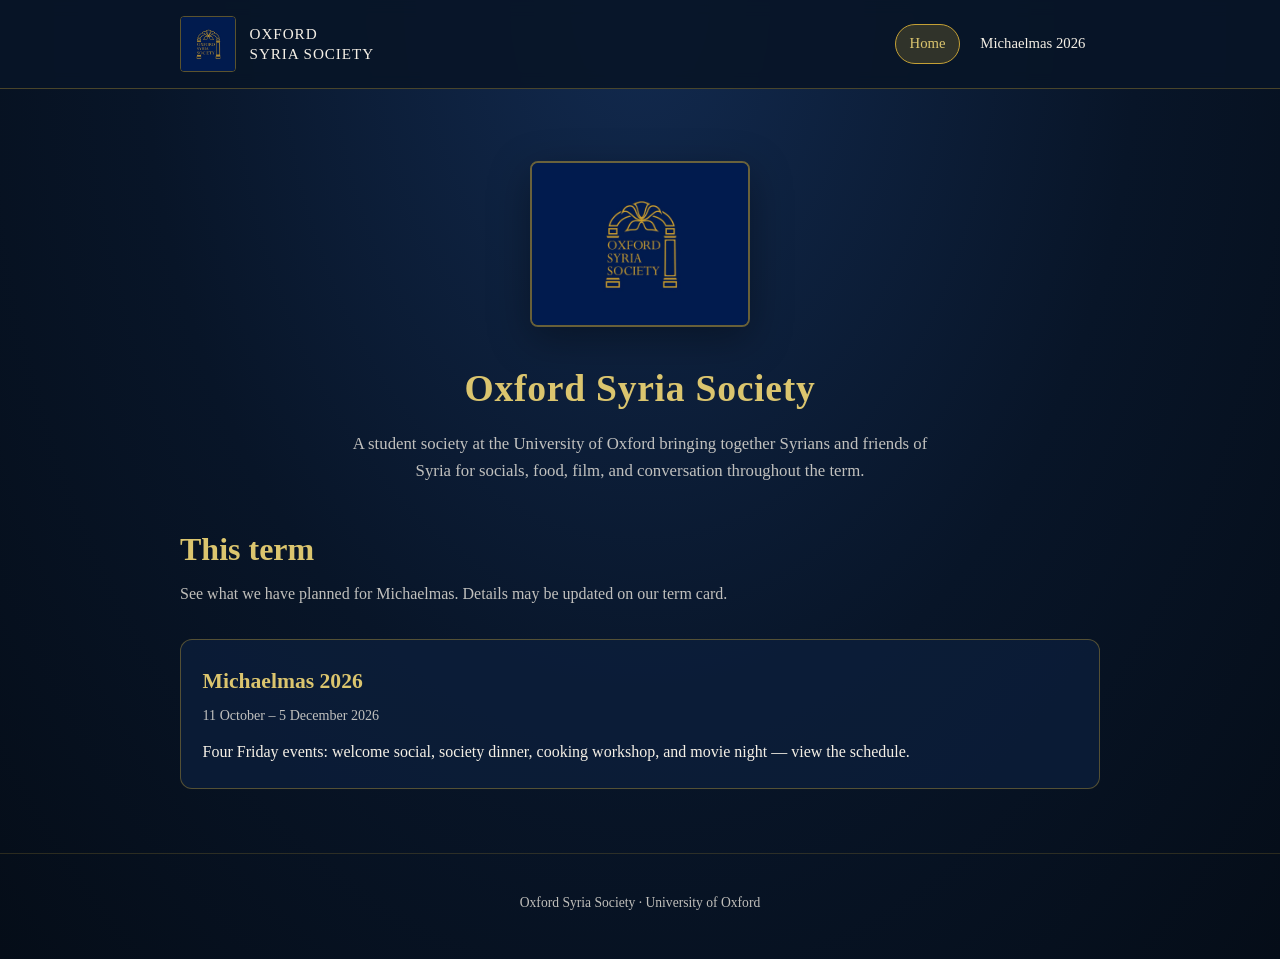
<file: index.html>
<!DOCTYPE html>
<html lang="en">
  <head>
    <meta charset="UTF-8" />
    <meta name="viewport" content="width=device-width, initial-scale=1.0" />
    <title>Oxford Syria Society</title>
    <meta
      name="description"
      content="Oxford Syria Society — community, culture, and events for students at the University of Oxford."
    />
    <link rel="stylesheet" href="styles.css" />
  </head>
  <body>
    <header class="site-header">
      <div class="header-inner">
        <a class="brand" href="index.html">
          <img src="images/logo.jpg" alt="Oxford Syria Society logo" width="56" height="56" />
          <span class="brand-text">Oxford<br />Syria Society</span>
        </a>
        <nav aria-label="Main">
          <a class="active" href="index.html">Home</a>
          <a href="michaelmas-2026.html">Michaelmas 2026</a>
        </nav>
      </div>
    </header>

    <main>
      <section class="hero">
        <img class="hero-logo" src="images/logo.jpg" alt="Oxford Syria Society" />
        <h1>Oxford Syria Society</h1>
        <p>
          A student society at the University of Oxford bringing together Syrians and friends of Syria
          for socials, food, film, and conversation throughout the term.
        </p>
      </section>

      <section aria-labelledby="terms-heading">
        <h2 id="terms-heading" class="page-title">This term</h2>
        <p class="page-intro">See what we have planned for Michaelmas. Details may be updated on our term card.</p>
        <div class="card-grid">
          <a class="term-card" href="michaelmas-2026.html" style="text-decoration: none; color: inherit">
            <h2>Michaelmas 2026</h2>
            <p class="meta">11 October – 5 December 2026</p>
            <p>
              Four Friday events: welcome social, society dinner, cooking workshop, and movie night — view
              the schedule.
            </p>
          </a>
        </div>
      </section>
    </main>

    <footer class="site-footer">
      <p>Oxford Syria Society · University of Oxford</p>
    </footer>
  </body>
</html>
</file>
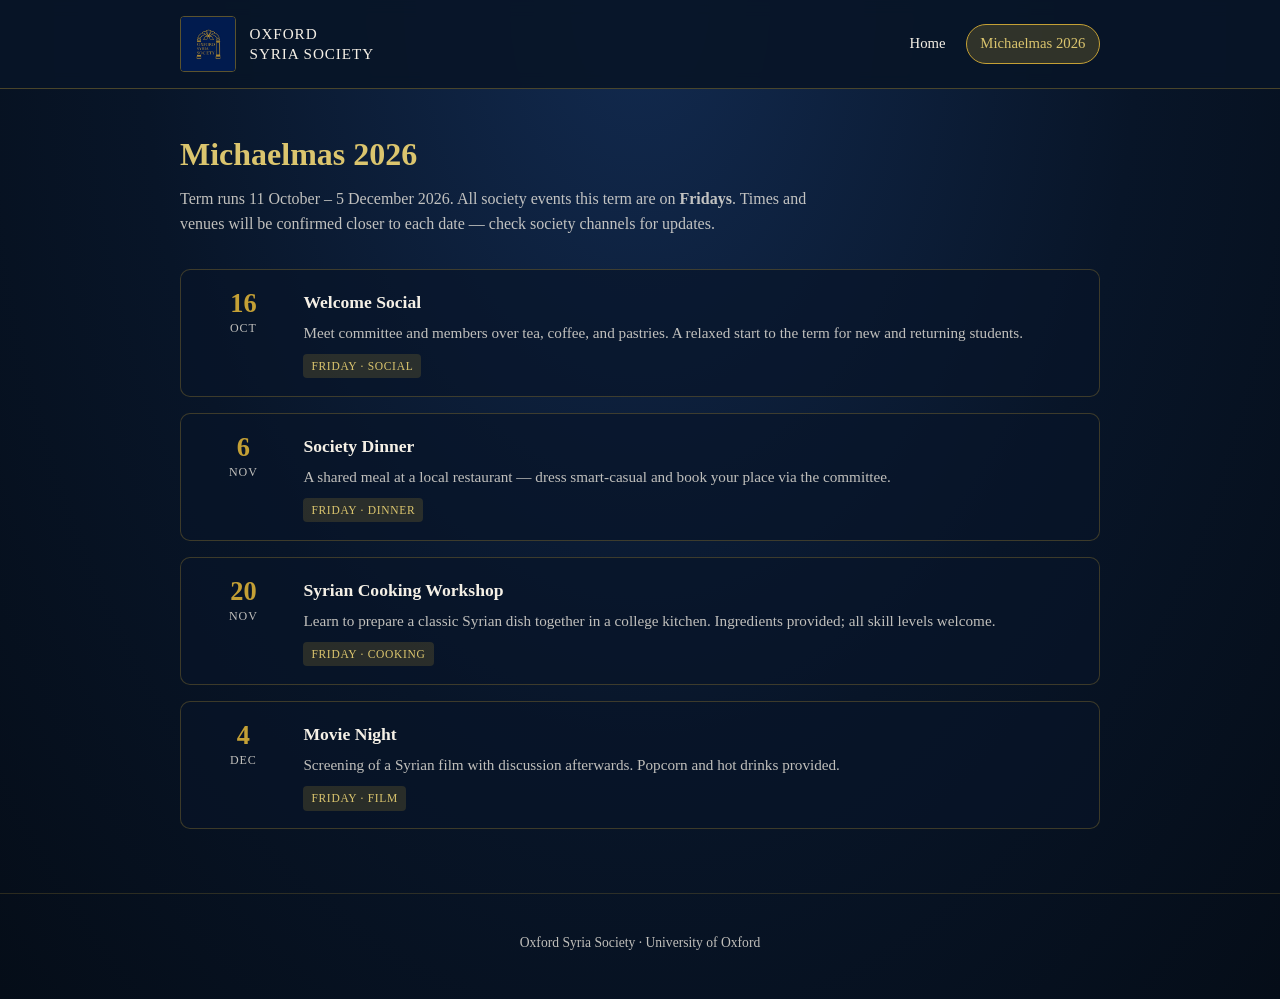
<file: michaelmas-2026.html>
<!DOCTYPE html>
<html lang="en">
  <head>
    <meta charset="UTF-8" />
    <meta name="viewport" content="width=device-width, initial-scale=1.0" />
    <title>Michaelmas 2026 | Oxford Syria Society</title>
    <meta name="description" content="Events for Michaelmas 2026 — Oxford Syria Society." />
    <link rel="stylesheet" href="styles.css" />
  </head>
  <body>
    <header class="site-header">
      <div class="header-inner">
        <a class="brand" href="index.html">
          <img src="images/logo.jpg" alt="Oxford Syria Society logo" width="56" height="56" />
          <span class="brand-text">Oxford<br />Syria Society</span>
        </a>
        <nav aria-label="Main">
          <a href="index.html">Home</a>
          <a class="active" href="michaelmas-2026.html">Michaelmas 2026</a>
        </nav>
      </div>
    </header>

    <main>
      <h1 class="page-title">Michaelmas 2026</h1>
      <p class="page-intro">
        Term runs 11 October – 5 December 2026. All society events this term are on <strong>Fridays</strong>.
        Times and venues will be confirmed closer to each date — check society channels for updates.
      </p>

      <ul class="events-list">
        <li class="event-item">
          <div class="event-date">
            <span class="day">16</span>
            <span class="month">Oct</span>
          </div>
          <div class="event-body">
            <h3>Welcome Social</h3>
            <p>
              Meet committee and members over tea, coffee, and pastries. A relaxed start to the term for
              new and returning students.
            </p>
            <span class="event-tag">Friday · Social</span>
          </div>
        </li>
        <li class="event-item">
          <div class="event-date">
            <span class="day">6</span>
            <span class="month">Nov</span>
          </div>
          <div class="event-body">
            <h3>Society Dinner</h3>
            <p>
              A shared meal at a local restaurant — dress smart-casual and book your place via the
              committee.
            </p>
            <span class="event-tag">Friday · Dinner</span>
          </div>
        </li>
        <li class="event-item">
          <div class="event-date">
            <span class="day">20</span>
            <span class="month">Nov</span>
          </div>
          <div class="event-body">
            <h3>Syrian Cooking Workshop</h3>
            <p>
              Learn to prepare a classic Syrian dish together in a college kitchen. Ingredients provided;
              all skill levels welcome.
            </p>
            <span class="event-tag">Friday · Cooking</span>
          </div>
        </li>
        <li class="event-item">
          <div class="event-date">
            <span class="day">4</span>
            <span class="month">Dec</span>
          </div>
          <div class="event-body">
            <h3>Movie Night</h3>
            <p>
              Screening of a Syrian film with discussion afterwards. Popcorn and hot drinks provided.
            </p>
            <span class="event-tag">Friday · Film</span>
          </div>
        </li>
      </ul>
    </main>

    <footer class="site-footer">
      <p>Oxford Syria Society · University of Oxford</p>
    </footer>
  </body>
</html>
</file>
<file: styles.css>
:root {
  --navy: #0c1f3d;
  --navy-deep: #081528;
  --gold: #c4a035;
  --gold-light: #dbc56e;
  --cream: #f5f0e6;
  --text-muted: rgba(245, 240, 230, 0.78);
}

*,
*::before,
*::after {
  box-sizing: border-box;
}

html {
  scroll-behavior: smooth;
}

body {
  margin: 0;
  min-height: 100vh;
  font-family: "Georgia", "Times New Roman", serif;
  color: var(--cream);
  background: radial-gradient(ellipse at top, #122a4f 0%, var(--navy-deep) 55%, #050d18 100%);
  line-height: 1.6;
}

a {
  color: var(--gold-light);
  text-decoration: none;
}

a:hover {
  text-decoration: underline;
}

.site-header {
  border-bottom: 1px solid rgba(196, 160, 53, 0.35);
  background: rgba(8, 21, 40, 0.92);
  backdrop-filter: blur(8px);
  position: sticky;
  top: 0;
  z-index: 10;
}

.header-inner {
  max-width: 960px;
  margin: 0 auto;
  padding: 1rem 1.25rem;
  display: flex;
  flex-wrap: wrap;
  align-items: center;
  justify-content: space-between;
  gap: 1rem;
}

.brand {
  display: flex;
  align-items: center;
  gap: 0.85rem;
  color: var(--cream);
  text-decoration: none;
}

.brand:hover {
  text-decoration: none;
}

.brand img {
  width: 56px;
  height: 56px;
  object-fit: cover;
  border-radius: 4px;
  border: 1px solid rgba(196, 160, 53, 0.45);
}

.brand-text {
  font-size: 0.95rem;
  letter-spacing: 0.06em;
  text-transform: uppercase;
  line-height: 1.3;
}

nav {
  display: flex;
  gap: 0.35rem;
}

nav a {
  padding: 0.45rem 0.85rem;
  border-radius: 999px;
  color: var(--cream);
  font-size: 0.92rem;
  text-decoration: none;
  border: 1px solid transparent;
}

nav a:hover {
  border-color: rgba(196, 160, 53, 0.5);
  background: rgba(196, 160, 53, 0.12);
  text-decoration: none;
}

nav a.active {
  background: rgba(196, 160, 53, 0.22);
  border-color: var(--gold);
  color: var(--gold-light);
}

main {
  max-width: 960px;
  margin: 0 auto;
  padding: 2.5rem 1.25rem 4rem;
}

.hero {
  text-align: center;
  padding: 2rem 0 2.5rem;
}

.hero-logo {
  width: min(220px, 70vw);
  border-radius: 8px;
  border: 2px solid rgba(196, 160, 53, 0.5);
  box-shadow: 0 12px 40px rgba(0, 0, 0, 0.35);
}

.hero h1 {
  margin: 1.5rem 0 0.75rem;
  font-size: clamp(1.75rem, 4vw, 2.35rem);
  font-weight: 600;
  color: var(--gold-light);
  letter-spacing: 0.02em;
}

.hero p {
  max-width: 36rem;
  margin: 0 auto;
  color: var(--text-muted);
  font-size: 1.05rem;
}

.card-grid {
  display: grid;
  gap: 1.25rem;
  margin-top: 2rem;
}

.term-card {
  background: rgba(12, 31, 61, 0.75);
  border: 1px solid rgba(196, 160, 53, 0.4);
  border-radius: 12px;
  padding: 1.5rem 1.35rem;
  transition: border-color 0.2s, transform 0.2s;
}

.term-card:hover {
  border-color: var(--gold);
  transform: translateY(-2px);
}

.term-card h2 {
  margin: 0 0 0.35rem;
  font-size: 1.35rem;
  color: var(--gold-light);
}

.term-card .meta {
  font-size: 0.88rem;
  color: var(--text-muted);
  margin-bottom: 0.75rem;
}

.term-card p {
  margin: 0;
  color: var(--cream);
}

.page-title {
  margin: 0 0 0.35rem;
  font-size: clamp(1.6rem, 3.5vw, 2rem);
  color: var(--gold-light);
}

.page-intro {
  color: var(--text-muted);
  margin: 0 0 2rem;
  max-width: 40rem;
}

.events-list {
  list-style: none;
  padding: 0;
  margin: 0;
  display: grid;
  gap: 1rem;
}

.event-item {
  display: grid;
  grid-template-columns: 5.5rem 1fr;
  gap: 1rem;
  padding: 1.1rem 1.15rem;
  background: rgba(8, 21, 40, 0.65);
  border: 1px solid rgba(196, 160, 53, 0.28);
  border-radius: 10px;
}

.event-date {
  text-align: center;
  line-height: 1.15;
}

.event-date .day {
  display: block;
  font-size: 1.65rem;
  font-weight: 700;
  color: var(--gold);
}

.event-date .month {
  font-size: 0.75rem;
  text-transform: uppercase;
  letter-spacing: 0.08em;
  color: var(--text-muted);
}

.event-body h3 {
  margin: 0 0 0.35rem;
  font-size: 1.1rem;
  color: var(--cream);
}

.event-body p {
  margin: 0;
  font-size: 0.95rem;
  color: var(--text-muted);
}

.event-tag {
  display: inline-block;
  margin-top: 0.5rem;
  font-size: 0.72rem;
  text-transform: uppercase;
  letter-spacing: 0.06em;
  padding: 0.2rem 0.5rem;
  border-radius: 4px;
  background: rgba(196, 160, 53, 0.18);
  color: var(--gold-light);
}

.site-footer {
  text-align: center;
  padding: 1.5rem 1rem 2rem;
  font-size: 0.85rem;
  color: var(--text-muted);
  border-top: 1px solid rgba(196, 160, 53, 0.2);
}

@media (max-width: 520px) {
  .event-item {
    grid-template-columns: 1fr;
  }

  .event-date {
    text-align: left;
    display: flex;
    gap: 0.5rem;
    align-items: baseline;
  }

  .event-date .day,
  .event-date .month {
    display: inline;
  }
}
</file>
